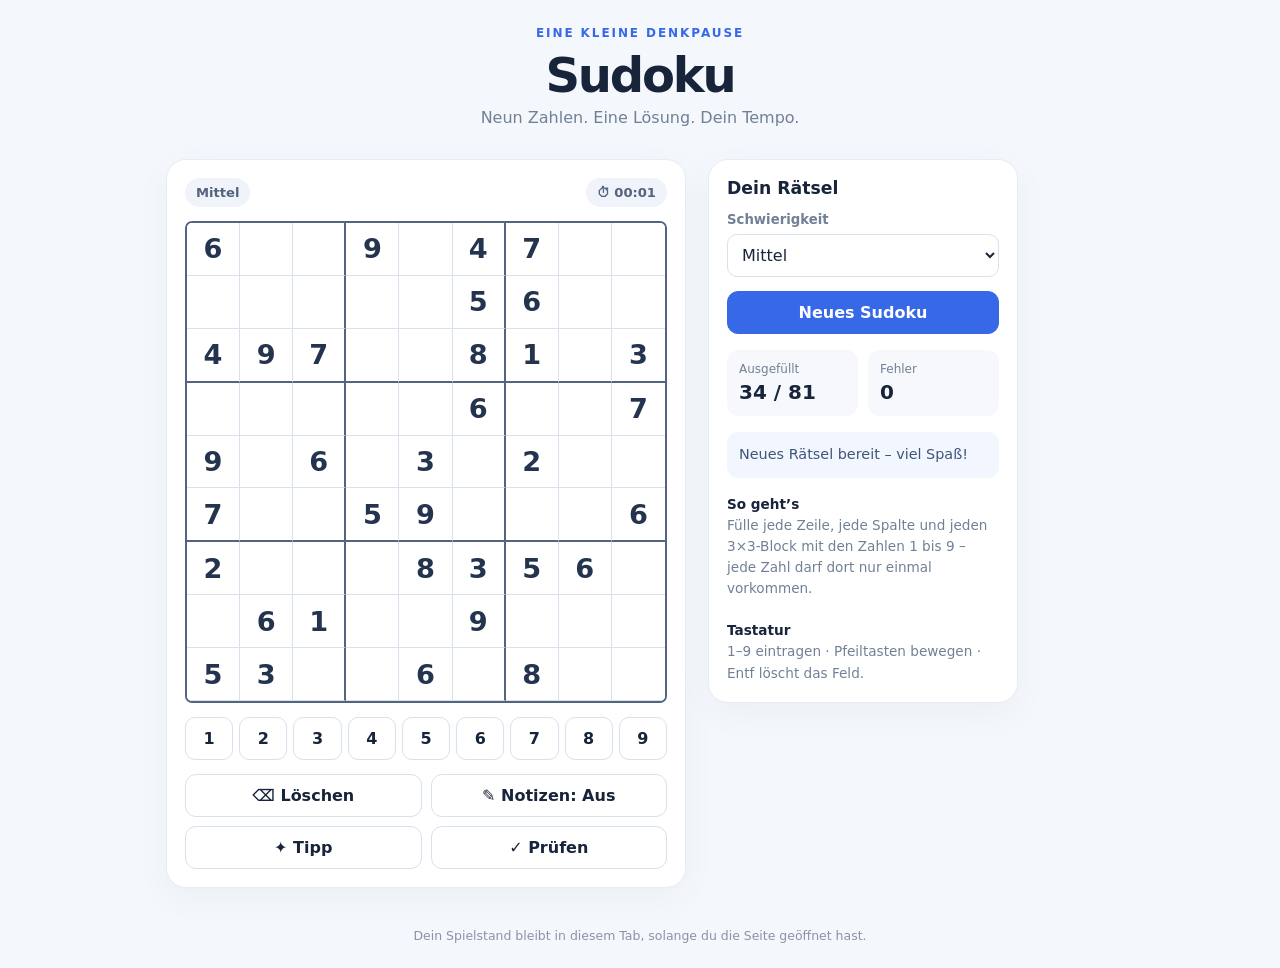
<file: Zyklus 2025 bis 2027/KI in Art und Gamedesign/L01 - Motivation/examples/sudoku_spiel.html>
<!DOCTYPE html>
<html lang="de">
<head>
<meta charset="UTF-8">
<meta name="viewport" content="width=device-width, initial-scale=1">
<title>Sudoku – Dein Rätsel</title>
<style>
:root{--bg:#f4f7fb;--card:#fff;--ink:#17243a;--muted:#718096;--blue:#3768e8;--blue-soft:#e8efff;--line:#d9e1ed;--thick:#52647f;--good:#16845b;--bad:#d94848}
*{box-sizing:border-box}body{margin:0;background:var(--bg);color:var(--ink);font-family:Inter,ui-sans-serif,system-ui,-apple-system,Segoe UI,sans-serif;min-height:100vh}
header{padding:26px 20px 14px;text-align:center}header .eyebrow{font-size:.75rem;letter-spacing:.16em;text-transform:uppercase;color:var(--blue);font-weight:800}h1{margin:7px 0 5px;font-size:clamp(2rem,5vw,3rem);letter-spacing:-.045em}header p{margin:0;color:var(--muted)}
main{max-width:980px;margin:18px auto 40px;padding:0 16px;display:grid;grid-template-columns:minmax(290px,520px) minmax(240px,310px);gap:22px;align-items:start}
.panel{background:var(--card);border:1px solid #e7ecf4;border-radius:20px;padding:18px;box-shadow:0 10px 35px #1b31500a}
.topline{display:flex;align-items:center;justify-content:space-between;gap:10px;margin-bottom:14px}.pill{background:#f0f4fa;border-radius:999px;padding:7px 11px;font-size:.82rem;color:#52647f;font-weight:700}
#board{display:grid;grid-template-columns:repeat(9,1fr);border:2px solid var(--thick);border-radius:7px;overflow:hidden;aspect-ratio:1;background:white}
.cell{border:0;border-right:1px solid var(--line);border-bottom:1px solid var(--line);background:#fff;display:flex;align-items:center;justify-content:center;min-width:0;padding:0;font-size:clamp(1rem,3vw,1.7rem);font-weight:600;color:var(--blue);cursor:pointer;position:relative}
.cell:nth-child(3n){border-right:2px solid var(--thick)}.cell:nth-child(9n){border-right:0}
.cell:nth-child(n+19):nth-child(-n+27),.cell:nth-child(n+46):nth-child(-n+54){border-bottom:2px solid var(--thick)}
.cell.given{color:#24344e;font-weight:800;cursor:default}.cell.selected{background:#dce7ff!important;box-shadow:inset 0 0 0 2px var(--blue);z-index:1}
.cell.peer{background:#f1f5fc}.cell.same{background:#e2ebff}.cell.conflict{color:var(--bad);background:#fff0f0}.cell.hinted{animation:flash .65s ease}@keyframes flash{50%{background:#c7f4df}}
.controls{display:grid;grid-template-columns:repeat(9,1fr);gap:6px;margin-top:14px}.num{border:1px solid var(--line);background:white;border-radius:10px;padding:11px 0;font-size:1rem;font-weight:800;color:var(--ink);cursor:pointer}.num:hover{border-color:var(--blue);background:var(--blue-soft)}.num:disabled{opacity:.35;cursor:default}
.actions{display:grid;grid-template-columns:repeat(2,minmax(0,1fr));gap:9px;margin-top:14px}
button,select{font:inherit}.btn{border:1px solid var(--line);background:#fff;color:var(--ink);padding:11px 12px;border-radius:11px;font-weight:750;cursor:pointer}.btn:hover{border-color:#9bb2ed}.btn.primary{background:var(--blue);border-color:var(--blue);color:white}.btn.primary:hover{background:#2856cf}.btn:focus-visible,.cell:focus-visible,.num:focus-visible,select:focus-visible{outline:3px solid #9cb5ff;outline-offset:2px}
.side h2{font-size:1.08rem;margin:0 0 14px}.field{display:flex;flex-direction:column;gap:7px;margin-bottom:14px}.field label{font-size:.83rem;color:var(--muted);font-weight:750}.field select{border:1px solid var(--line);border-radius:10px;background:white;padding:10px;color:var(--ink)}
.stats{display:grid;grid-template-columns:1fr 1fr;gap:10px;margin:16px 0}.stat{background:#f6f8fc;padding:12px;border-radius:12px}.stat span{display:block;color:var(--muted);font-size:.75rem;margin-bottom:4px}.stat strong{font-size:1.25rem;font-variant-numeric:tabular-nums}
.message{padding:12px;border-radius:11px;background:#f2f6ff;color:#415578;font-size:.9rem;line-height:1.45;min-height:46px}.message.success{background:#e7f8ef;color:#116b49}.message.error{background:#fff0f0;color:#a52b2b}
.help{font-size:.85rem;color:var(--muted);line-height:1.55;margin-top:16px}.help strong{color:var(--ink)}footer{text-align:center;color:#8994a7;font-size:.78rem;padding:0 16px 25px}
@media(max-width:760px){main{grid-template-columns:1fr;max-width:540px;margin-top:8px}.side{order:2}.panel{padding:13px}header{padding-top:20px}.cell{font-size:clamp(1rem,5vw,1.55rem)}.num{padding:10px 0}}
</style>
</head>
<body>
<header><div class="eyebrow">Eine kleine Denkpause</div><h1>Sudoku</h1><p>Neun Zahlen. Eine Lösung. Dein Tempo.</p></header>
<main>
<section class="panel">
 <div class="topline"><span class="pill" id="difficultyTag">Mittel</span><span class="pill">⏱ <span id="timer">00:00</span></span></div>
 <div id="board" role="grid" aria-label="Sudoku-Spielbrett"></div>
 <div class="controls" id="numberPad" aria-label="Zahlen auswählen"></div>
 <div class="actions">
  <button class="btn" id="erase">⌫ Löschen</button><button class="btn" id="notes">✎ Notizen: Aus</button>
  <button class="btn" id="hint">✦ Tipp</button><button class="btn" id="check">✓ Prüfen</button>
 </div>
</section>
<aside class="panel side">
 <h2>Dein Rätsel</h2>
 <div class="field"><label for="difficulty">Schwierigkeit</label><select id="difficulty"><option value="easy">Leicht</option><option value="medium" selected>Mittel</option><option value="hard">Schwer</option></select></div>
 <button class="btn primary" id="newGame" style="width:100%">Neues Sudoku</button>
 <div class="stats"><div class="stat"><span>Ausgefüllt</span><strong id="progress">0 / 81</strong></div><div class="stat"><span>Fehler</span><strong id="mistakes">0</strong></div></div>
 <div class="message" id="message" role="status">Wähle ein Feld und dann eine Zahl. Viel Spaß!</div>
 <div class="help"><strong>So geht’s</strong><br>Fülle jede Zeile, jede Spalte und jeden 3×3-Block mit den Zahlen 1 bis 9 – jede Zahl darf dort nur einmal vorkommen.<br><br><strong>Tastatur</strong><br>1–9 eintragen · Pfeiltasten bewegen · Entf löscht das Feld.</div>
</aside>
</main>
<footer>Dein Spielstand bleibt in diesem Tab, solange du die Seite geöffnet hast.</footer>
<script>
(() => {
 const boardEl=document.querySelector('#board'), pad=document.querySelector('#numberPad');
 const $=id=>document.getElementById(id);
 let solution=[], puzzle=[], values=[], selected=-1, notesMode=false, notes=Array.from({length:81},()=>new Set()), mistakes=0, seconds=0, timerId=null, finished=false;
 const difficultyClues={easy:42,medium:34,hard:29};
 function shuffled(a){for(let i=a.length-1;i>0;i--){let j=Math.floor(Math.random()*(i+1));[a[i],a[j]]=[a[j],a[i]]}return a}
 function candidates(grid,i){let r=Math.floor(i/9),c=i%9,s=new Set();for(let k=0;k<9;k++){s.add(grid[r*9+k]);s.add(grid[k*9+c])}let br=Math.floor(r/3)*3,bc=Math.floor(c/3)*3;for(let y=0;y<3;y++)for(let x=0;x<3;x++)s.add(grid[(br+y)*9+bc+x]);let out=[];for(let n=1;n<=9;n++)if(!s.has(n))out.push(n);return out}
 function solve(grid, random=false){let best=-1,opts=null;for(let i=0;i<81;i++)if(!grid[i]){let o=candidates(grid,i);if(!o.length)return false;if(!opts||o.length<opts.length){best=i;opts=o;if(o.length===1)break}}if(best<0)return true;if(random)shuffled(opts);for(let n of opts){grid[best]=n;if(solve(grid,random))return true;grid[best]=0}return false}
 function makePuzzle(){let grid=Array(81).fill(0);solve(grid,true);solution=grid.slice();puzzle=grid.slice();let target=difficultyClues[$('difficulty').value];let indices=shuffled(Array.from({length:81},(_,i)=>i));let remove=81-target;for(let i of indices){if(!remove)break;let old=puzzle[i];puzzle[i]=0;let copy=puzzle.slice();if(!solve(copy,false)||copy.some((n,j)=>n!==solution[j]))puzzle[i]=old;else remove--}values=puzzle.slice()}
 function peers(i,j){return Math.floor(i/9)===Math.floor(j/9)||i%9===j%9||(Math.floor(Math.floor(i/9)/3)===Math.floor(Math.floor(j/9)/3)&&Math.floor((i%9)/3)===Math.floor((j%9)/3))}
 function render(){boardEl.innerHTML='';for(let i=0;i<81;i++){let b=document.createElement('button');b.className='cell'+(puzzle[i]?' given':'');b.type='button';b.setAttribute('role','gridcell');b.setAttribute('aria-label',`Zeile ${Math.floor(i/9)+1}, Spalte ${i%9+1}${values[i]?', Zahl '+values[i]:', leer'}`);b.dataset.i=i;
 if(values[i])b.textContent=values[i];else if(notes[i].size)b.innerHTML=[...notes[i]].sort().join(' '),b.style.fontSize='clamp(.48rem,1.5vw,.75rem)';
 if(selected>=0){if(i===selected)b.classList.add('selected');else if(peers(i,selected))b.classList.add('peer');if(values[selected]&&values[i]===values[selected])b.classList.add('same')}
 if(values[i]&&values[i]!==solution[i])b.classList.add('conflict');
 b.addEventListener('click',()=>{selected=i;render()});boardEl.appendChild(b)}
 for(let n=1;n<=9;n++){let b=pad.children[n-1];b.disabled=finished;b.style.opacity=values.filter(v=>v===n).length>=9?'.4':'1'}updateStats()}
 function updateStats(){let count=values.filter(Boolean).length;$('progress').textContent=`${count} / 81`;$('mistakes').textContent=mistakes}
 function say(msg,type=''){let el=$('message');el.textContent=msg;el.className='message'+(type?' '+type:'')}
 function enter(n){if(selected<0){say('Wähle zuerst ein Feld aus.');return}if(puzzle[selected]||finished)return;if(notesMode){if(values[selected])values[selected]=0;if(notes[selected].has(n))notes[selected].delete(n);else notes[selected].add(n)}else{values[selected]=n;notes[selected].clear();if(n!==solution[selected]){mistakes++;say('Noch nicht ganz – probiere eine andere Zahl.','error')}else say('Gut gemacht! Das sieht richtig aus.','success')}render();if(values.every((v,i)=>v===solution[i]))win()}
 function win(){finished=true;clearInterval(timerId);say(`Geschafft! Du hast das Sudoku in ${$('timer').textContent} gelöst. 🎉`,'success');render()}
 function start(){clearInterval(timerId);makePuzzle();selected=-1;notes=Array.from({length:81},()=>new Set());notesMode=false;mistakes=0;seconds=0;finished=false;$('notes').textContent='✎ Notizen: Aus';$('difficultyTag').textContent=$('difficulty').selectedOptions[0].text;$('timer').textContent='00:00';say('Neues Rätsel bereit – viel Spaß!');pad.innerHTML='';for(let n=1;n<=9;n++){let b=document.createElement('button');b.className='num';b.textContent=n;b.addEventListener('click',()=>enter(n));pad.appendChild(b)}render();timerId=setInterval(()=>{if(!finished){seconds++;$('timer').textContent=String(Math.floor(seconds/60)).padStart(2,'0')+':'+String(seconds%60).padStart(2,'0')}},1000)}
 $('newGame').addEventListener('click',start);
 $('erase').addEventListener('click',()=>{if(selected>=0&&!puzzle[selected]&&!finished){values[selected]=0;notes[selected].clear();render();say('Feld geleert.')}})
 $('notes').addEventListener('click',()=>{notesMode=!notesMode;$('notes').textContent='✎ Notizen: '+(notesMode?'An':'Aus');say(notesMode?'Notizmodus aktiv: Wähle mögliche Zahlen.':'Notizmodus ausgeschaltet.')})
 $('hint').addEventListener('click',()=>{if(finished)return;let options=values.map((v,i)=>!puzzle[i]&&v!==solution[i]?i:-1).filter(i=>i>=0);if(!options.length)options=values.map((v,i)=>!v?i:-1).filter(i=>i>=0);if(!options.length)return;let i=selected>=0&&options.includes(selected)?selected:options[Math.floor(Math.random()*options.length)];selected=i;values[i]=solution[i];notes[i].clear();render();let cell=boardEl.children[i];cell.classList.add('hinted');say('Ein kleiner Schubs: Die richtige Zahl wurde eingetragen.');if(values.every((v,j)=>v===solution[j]))win()})
 $('check').addEventListener('click',()=>{if(values.every((v,i)=>!v||v===solution[i])){if(values.every(Boolean))win();else say('Bisher ist alles richtig. Fülle die restlichen Felder aus.','success')}else{say('Einige Zahlen stimmen noch nicht. Rot markierte Felder prüfen.','error');render()}})
 document.addEventListener('keydown',e=>{if(e.key>='1'&&e.key<='9'){enter(Number(e.key));return}if(e.key==='Backspace'||e.key==='Delete'){if(selected>=0&&!puzzle[selected]){$('erase').click()}return}if(selected<0)return;let r=Math.floor(selected/9),c=selected%9;if(e.key==='ArrowUp')r=Math.max(0,r-1);else if(e.key==='ArrowDown')r=Math.min(8,r+1);else if(e.key==='ArrowLeft')c=Math.max(0,c-1);else if(e.key==='ArrowRight')c=Math.min(8,c+1);else return;e.preventDefault();selected=r*9+c;render();boardEl.children[selected].focus()});
 start();
})();
</script>
</body></html>
</file>
